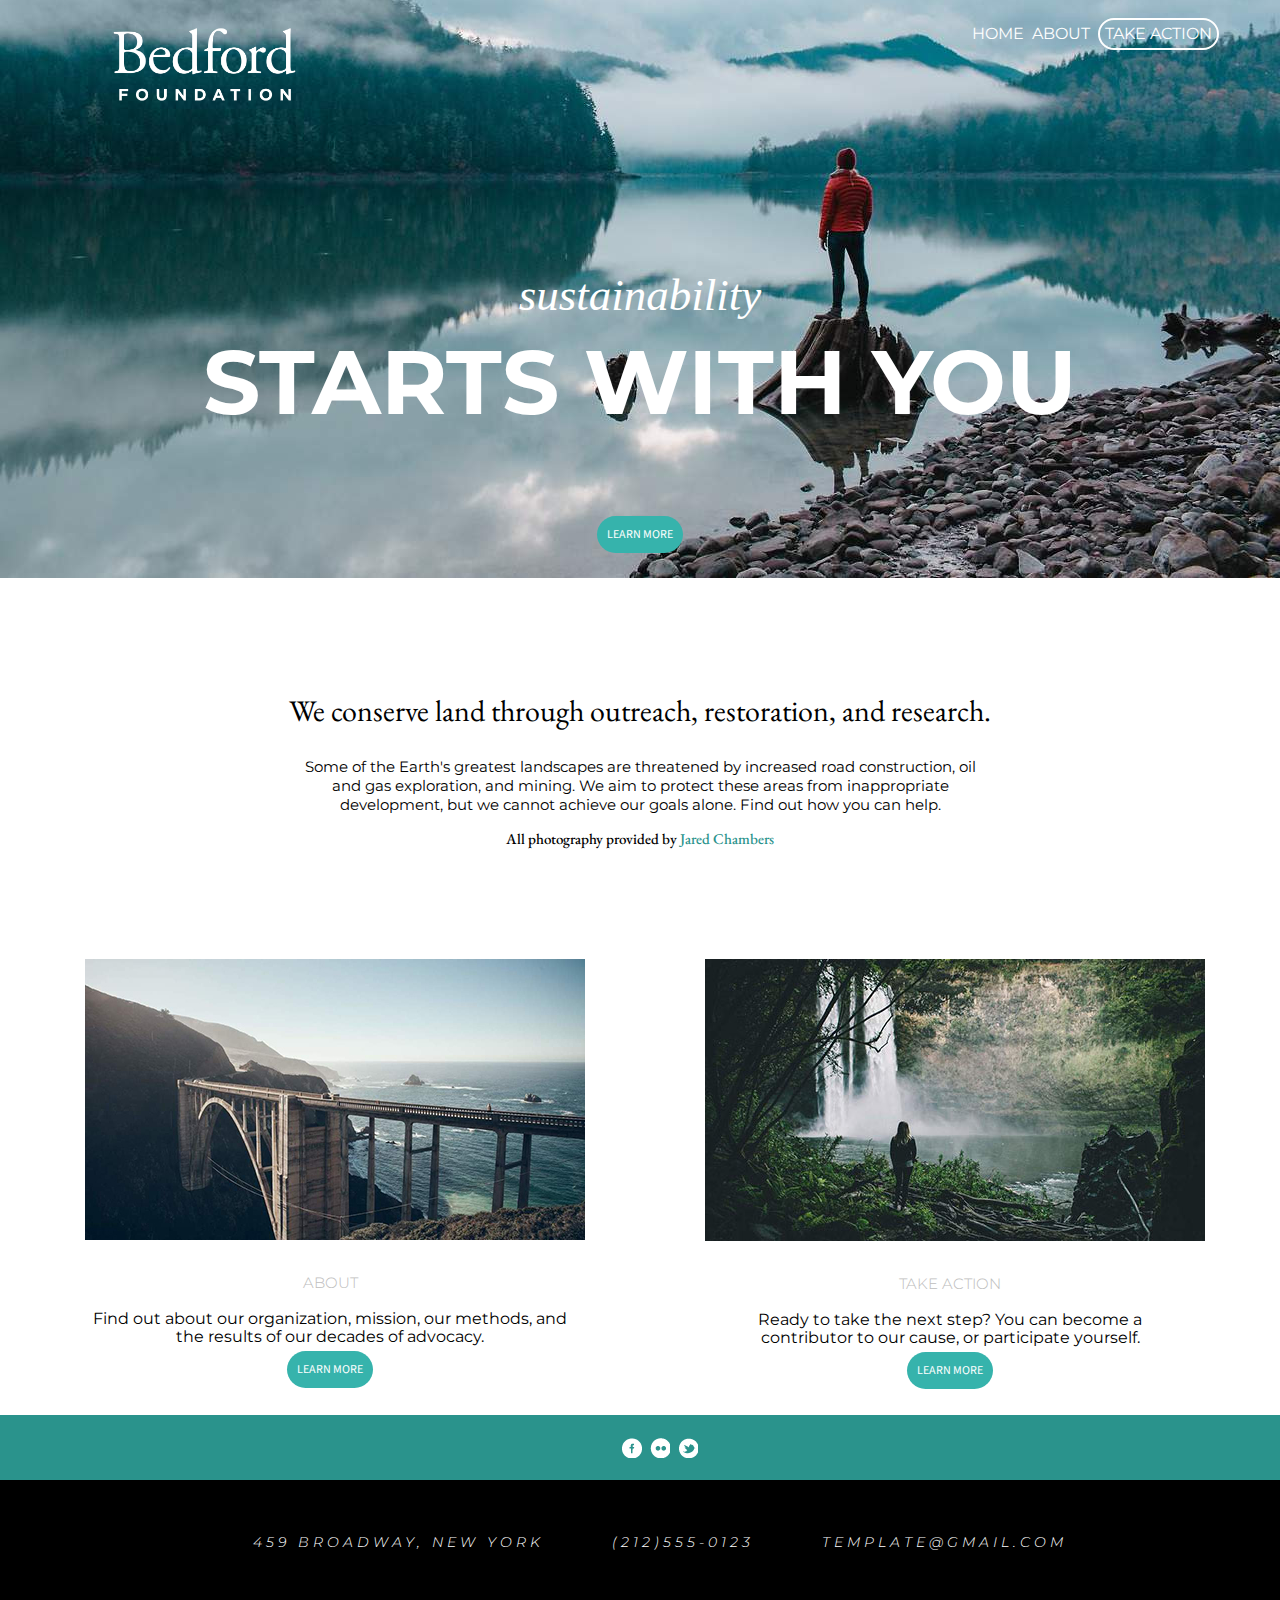
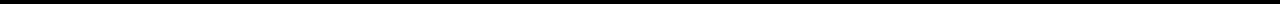
<file: index.html>
<!doctype html>
<html>
<head>
<meta charset="UTF-8">
<title> Ass 2</title>
	
	<link rel="stylesheet" type="text/css" href="css/normalize.css">	
	<link rel="stylesheet" type="text/css" href="css/main.css">	
	<link href="https://fonts.googleapis.com/css?family=EB+Garamond:400,400i,600,600i|Montserrat:400,400i,600,600i|Source+Sans+Pro&display=swap" rel="stylesheet">
	
</head>
<body>
	
	<header id="bg-hero">
		<div class="wrapper">
			<div class="row">
				<div id="logo">
					<h1><img src="img/img-logo.png" alt="Brandford Logo" width="200"></h1>
				</div>
				<nav>
					<ul>
						<li><a href="#"> home</a></li>
						<li><a href="about.html">about</a></li>
						<li><a href="action.html">take action</a></li>
					</ul>
				</nav>
			</div>
			<p><span>sustainability</span><br><b>starts with you</b></p>
			<p><a href="#" class="btn-green">learn more</a></p>
		</div>
	</header>
	
	<div class="wrapper">
		<p id="lead">We conserve land through outreach, restoration, and research.</p>
		<div id="col-center">
			<p>Some of the Earth's greatest landscapes are threatened by increased road construction, oil and gas exploration, and mining. We aim to protect these areas from inappropriate development, but we cannot achieve our goals alone. Find out how you can help.</p>
			<p>All photography provided by <a href="#">Jared Chambers</a></p>
		</div>
		<div class="row">
			<section id="about" class="col-1-2">
				<img src="img/img-about.jpeg" alt="null" width="500">
				<header>
					<h2>About</h2>
				</header>
				<p>Find out about our organization, mission, our methods, and the results of our decades of advocacy.</p>
				<p><a href="about.html" class="btn-green">learn more</a></p>
			</section>
			<section id="take-action" class="col-1-2">
				<img src="img/img-take-action.jpg" alt="null" width="500">
				<header>
					<h2>Take Action</h2>
				</header>
				<p>Ready to take the next step? You can become a contributor to our cause, or participate yourself.</p>
				<p><a href="action.html" class="btn-green">learn more</a></p>
			</section>
		</div>
	</div>
	
	<footer>
		<div class="wrapper">
			<ul id="sprite">
				<li><a href="http://www.facebook.com" target="_blank"><span>Facebook</span></a></li>
				<li><a href="https://identity.flickr.com/sign-up" target="_blank"><span>Fliker</span></a></li>
				<li><a href="http://www.twitter.com" target="_blank"><span>Twitter</span></a></li>
			</ul>
		</div>
		<div id="bg-black">
				<div class="wrapper">
					<address>
						<ul>
							<li><a href="https://www.google.com/maps/place/459+Broadway,+New+York,+NY+10013/@40.7208592,-74.00315,17z/data=!3m1!4b1!4m5!3m4!1s0x89c2598bd3fc4031:0x48b829f544b1ce3f!8m2!3d40.7208592!4d-74.0009613" target="_blank">459 broadway, new york</a></li>
							<li><a href="tel:1+(212)5550123" target="_blank">(212)555-0123</a></li>
							<li><a href="mailto:template@gmail.com" target="_blank" >template@gmail.com</a></li>
						</ul>
					</address>
				</div>
			</div>
	</footer>
	
</body>
</html>
</file>
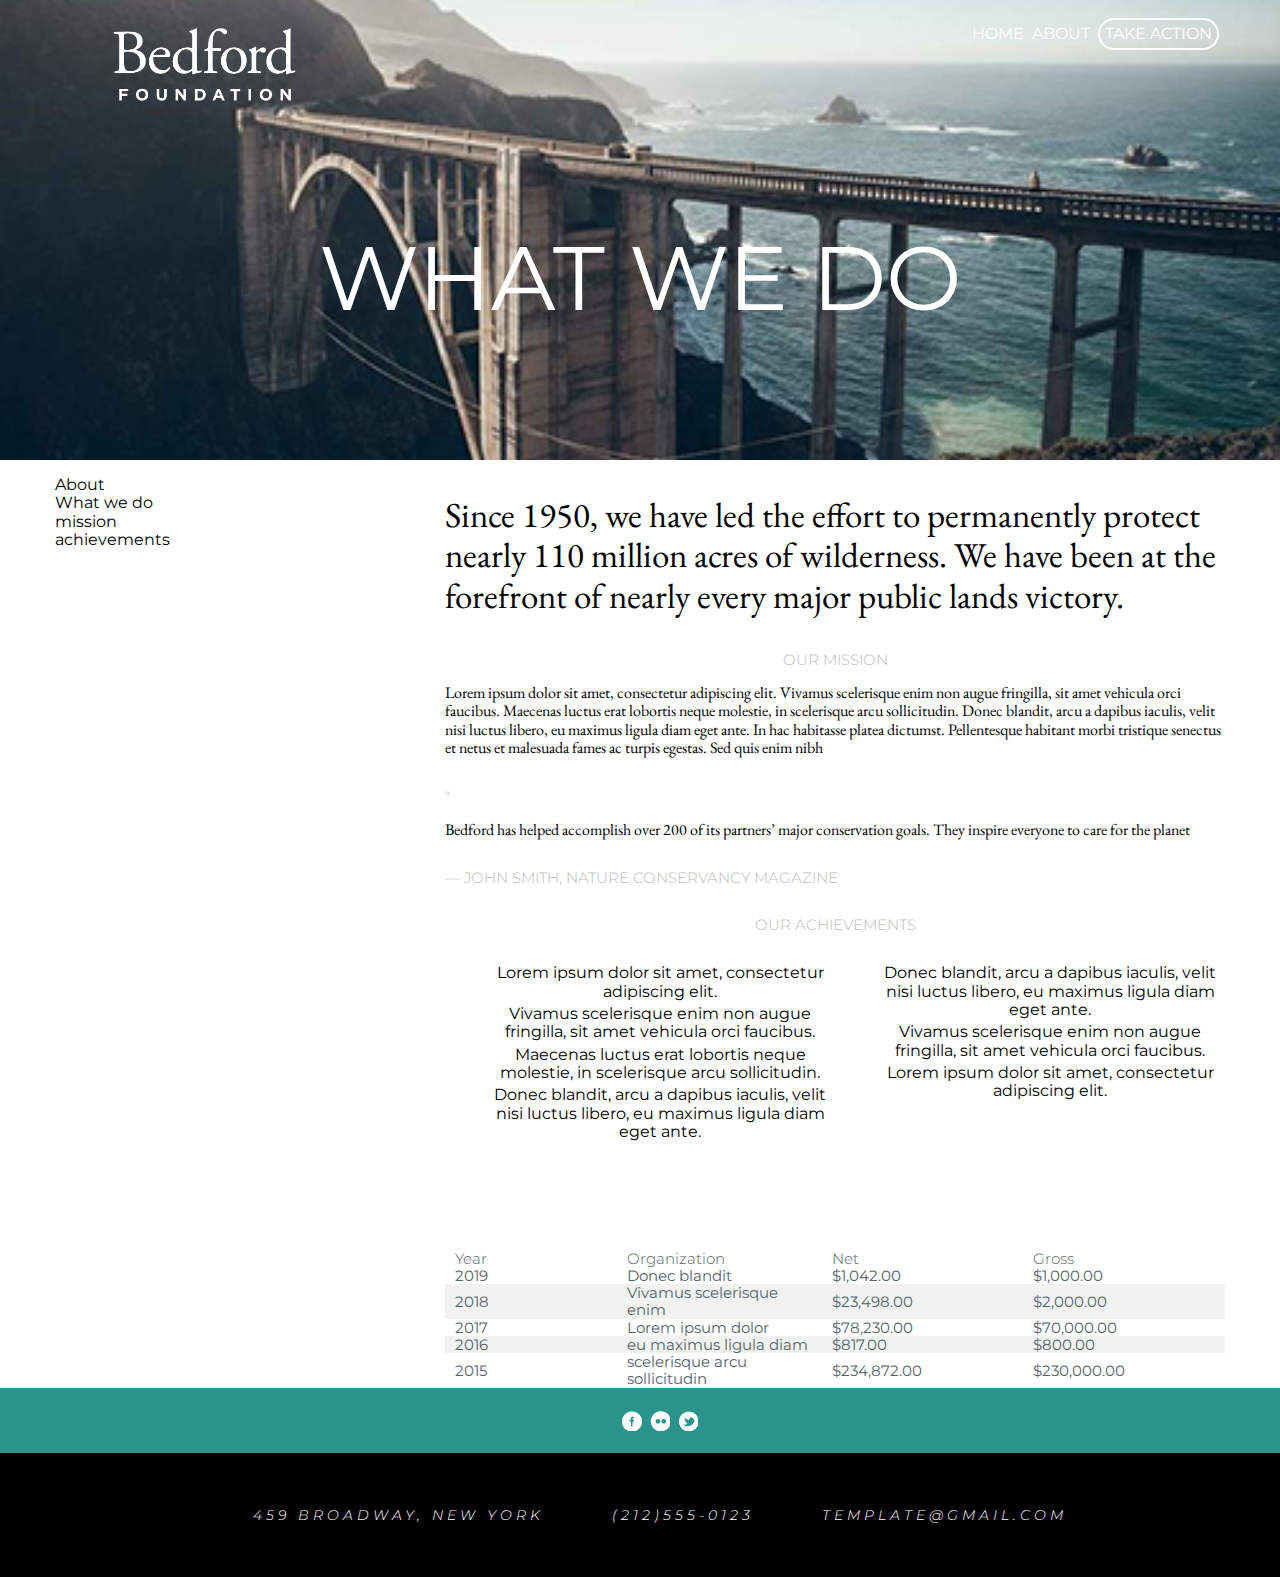
<file: about.html>
<!doctype html>
<html>
<head>
<meta charset="UTF-8">
<title>about</title>
	
	<link rel="stylesheet" type="text/css" href="css/normalize.css">	
	<link rel="stylesheet" type="text/css" href="css/main.css">	
	<link href="https://fonts.googleapis.com/css?family=EB+Garamond:400,400i,600,600i|Montserrat:400,400i,600,600i|Source+Sans+Pro&display=swap" rel="stylesheet">
</head>

<body>
	
	<header id="bg-about">
		<div class="wrapper">
			<div class="row">
				<div id="logo">
					<h1><img src="img/img-logo.png" alt="Bradford" width="200"></h1>
				</div>
				<nav>
					<ul>
						<li><a href="index.html"> home</a></li>
						<li><a href="#">about</a></li>
						<li><a href="action.html">take action</a></li>
					</ul>
				</nav>
			</div>
			<p>What We Do</p>
		</div>
	</header>
	
	<div class="wrapper row">
		<div id="col-1-3">
			<p><span>About</span><br>What we do<br>mission<br>achievements</p>
		</div>
		<div id="col-2-3">

				<p>Since 1950, we have led the effort to permanently protect nearly 110 million acres of wilderness. We have been at the forefront of nearly every major public lands victory. </p>
			
			<section>
				<header>
					<h2>Our Mission</h2>
				</header>
				<p>Lorem ipsum dolor sit amet, consectetur adipiscing elit. Vivamus scelerisque enim non augue fringilla, sit amet vehicula orci faucibus. Maecenas luctus erat lobortis neque molestie, in scelerisque arcu sollicitudin. Donec blandit, arcu a dapibus iaculis, velit nisi luctus libero, eu maximus ligula diam eget ante. In hac habitasse platea dictumst. Pellentesque habitant morbi tristique senectus et netus et malesuada fames ac turpis egestas. Sed quis enim nibh</p>
			</section>
			<div>
				<h2>"</h2>
				<p>Bedford has helped accomplish over 200 of its partners’ major conservation goals. They inspire everyone to care for the planet</p>
				<h2>— John Smith, Nature Conservancy Magazine </h2>
			</div>
			<section>
				<header>
					<h2>our achievements</h2>
				</header>
			<div class="row">
				<div id="col-1-2">
					<ul>
						<li>Lorem ipsum dolor sit amet, consectetur adipiscing elit.</li>
						<li>Vivamus scelerisque enim non augue fringilla, sit amet vehicula orci faucibus.</li>
						<li>Maecenas luctus erat lobortis neque molestie, in scelerisque arcu sollicitudin.</li>
						<li>Donec blandit, arcu a dapibus iaculis, velit nisi luctus libero, eu maximus ligula diam eget ante. </li>
					</ul>
				</div>
				<div id="col-2-2">
					<ul>
						<li>Donec blandit, arcu a dapibus iaculis, velit nisi luctus libero, eu maximus ligula diam eget ante. </li>
						<li>Vivamus scelerisque enim non augue fringilla, sit amet vehicula orci faucibus. </li>
						<li>Lorem ipsum dolor sit amet, consectetur adipiscing elit.</li>
					</ul>
				</div>
			</div>
			</section>
			<section>
				<table>
				<caption> Organizations net worth and gross over x amount of years </caption>
					<colgroup>
						<col>
						<col>
						<col>
						<col>
					</colgroup>
					<thead>
						<tr>
							<td>Year</td>
							<td>Organization</td>
							<td>Net</td>
							<td>Gross</td>
						</tr>
					</thead>
					<tbody>
						<tr>
							<td>2019</td>
							<td>Donec blandit</td>
							<td>$1,042.00</td>
							<td>$1,000.00</td>
						</tr>
						<tr>
							<td>2018</td>
							<td>Vivamus scelerisque enim</td>
							<td>$23,498.00</td>
							<td>$2,000.00</td>
						</tr>
						<tr>
							<td>2017</td>
							<td>Lorem ipsum dolor</td>
							<td>$78,230.00</td>
							<td>$70,000.00</td>
						</tr>
						<tr>
							<td>2016</td>
							<td>eu maximus ligula diam</td>
							<td>$817.00</td>
							<td>$800.00</td>
						</tr>	
						<tr>
							<td>2015</td>
							<td>scelerisque arcu sollicitudin</td>
							<td>$234,872.00</td>
							<td>$230,000.00</td>
						</tr>
					</tbody>
				</table>
			</section>
		</div>
	</div>
	<footer>
		<div class="wrapper">
			<ul id="sprite">
				<li><a href="http://www.facebook.com" target="_blank"><span>Facebook</span></a></li>
				<li><a href="https://identity.flickr.com/sign-up" target="_blank"><span>Fliker</span></a></li>
				<li><a href="http://www.twitter.com" target="_blank"><span>Twitter</span></a></li>
			</ul>
		</div>
		<div id="bg-black">
				<div class="wrapper">
					<address>
						<ul>
							<li><a href="https://www.google.com/maps/place/459+Broadway,+New+York,+NY+10013/@40.7208592,-74.00315,17z/data=!3m1!4b1!4m5!3m4!1s0x89c2598bd3fc4031:0x48b829f544b1ce3f!8m2!3d40.7208592!4d-74.0009613" target="_blank">459 broadway, new york</a></li>
							<li><a href="tel:1+(212)5550123" target="_blank">(212)555-0123</a></li>
							<li><a href="mailto:template@gmail.com" target="_blank" >template@gmail.com</a></li>
						</ul>
					</address>
				</div>
			</div>
	 </footer>
	
	
	
</body>
</html>
</file>
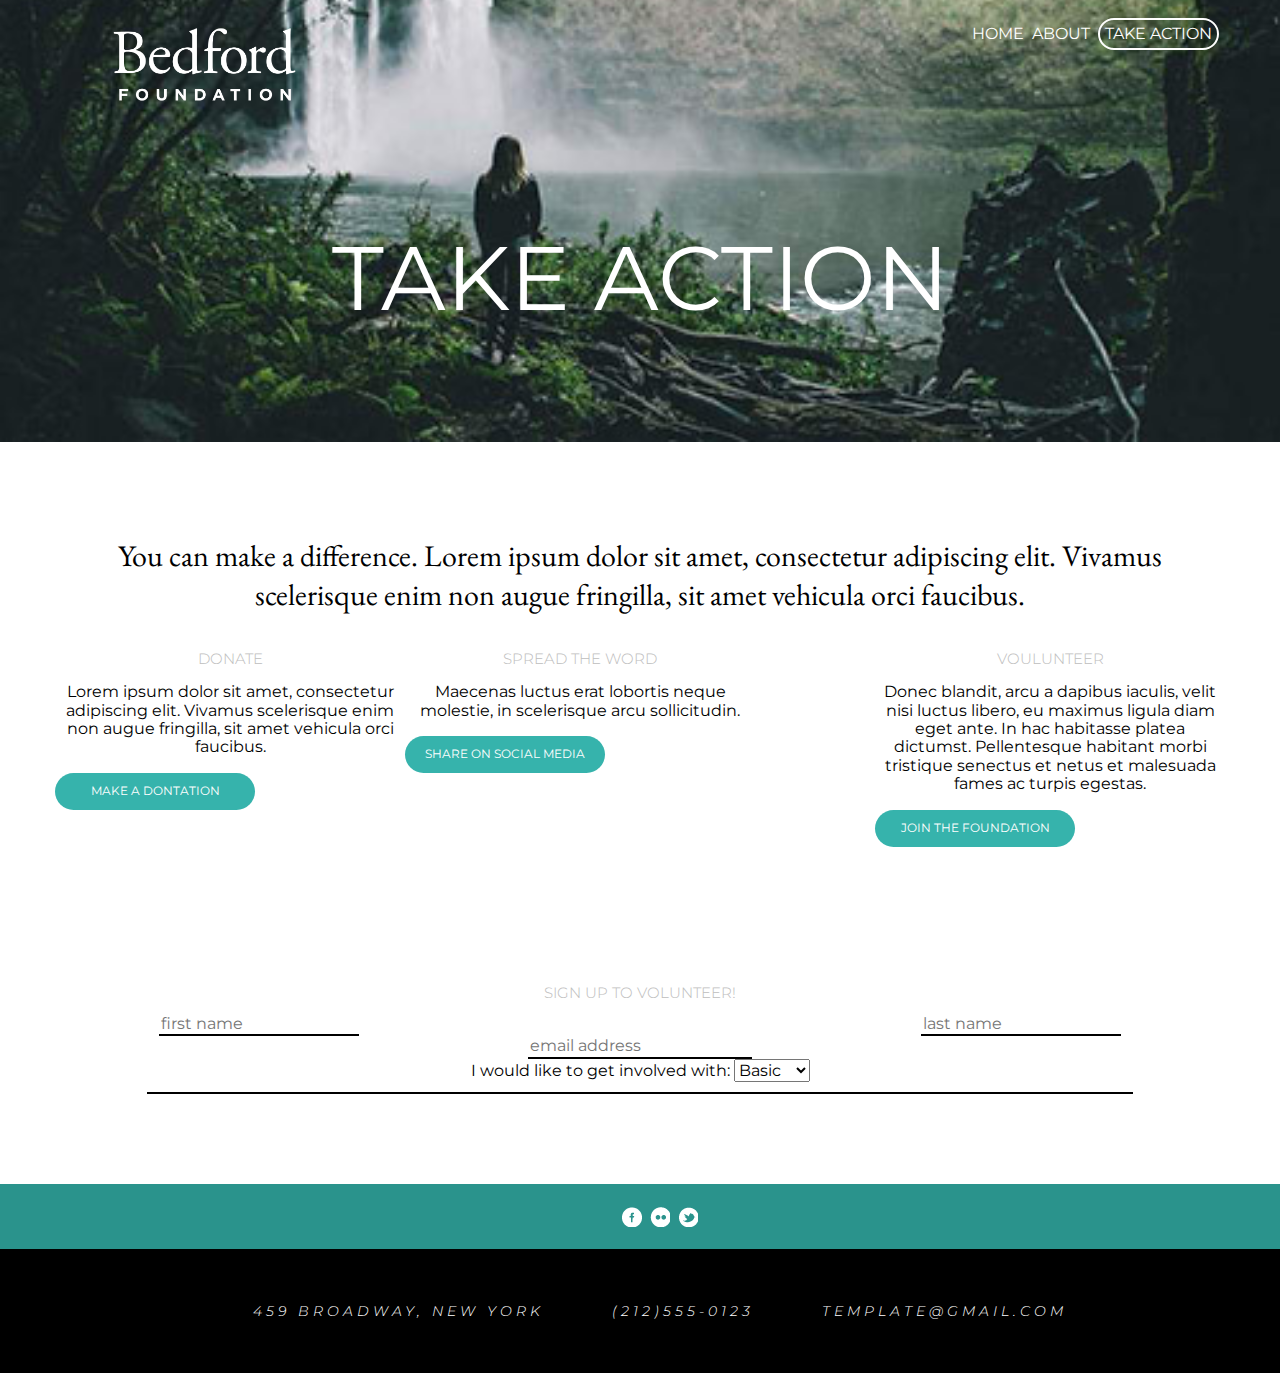
<file: action.html>
<!doctype html>
<html>
<head>
<meta charset="UTF-8">
<title> Take Action </title>
	
	<link rel="stylesheet" type="text/css" href="css/normalize.css">	
	<link rel="stylesheet" type="text/css" href="css/main.css">	
	<link href="https://fonts.googleapis.com/css?family=EB+Garamond:400,400i,600,600i|Montserrat:400,400i,600,600i|Source+Sans+Pro&display=swap" rel="stylesheet">
	
</head>

<body>
	
	<header id="bg-take-action">
		<div class="wrapper">
			<div class="row">
				<div id="logo">
					<h1><img src="img/img-logo.png" alt="Bradford" width="200"></h1>
				</div>
				<nav>
					<ul>
						<li><a href="index.html"> home</a></li>
						<li><a href="about.html">about</a></li>
						<li><a href="#">take action</a></li>
					</ul>
				</nav>
			</div>
			<p>take action</p>
		</div>
	</header>
	
	<div class="wrapper">
		<p id="lead">You can make a difference. Lorem ipsum dolor sit amet, consectetur adipiscing elit. Vivamus scelerisque enim non augue fringilla, sit amet vehicula orci faucibus.</p>
		<div class="row">
			<div id="col-1-1-3">
				<h2> Donate</h2>
				<p> Lorem ipsum dolor sit amet, consectetur adipiscing elit. Vivamus scelerisque enim non augue fringilla, sit amet vehicula orci faucibus. </p>
				<p class="btn-green"><a href="#">make a dontation</a> </p>
			</div>
			<div id="col-1-2-3">
				<h2> Spread the Word</h2>
				<p> Maecenas luctus erat lobortis neque molestie, in scelerisque arcu sollicitudin.</p>
				<p class="btn-green"><a href="#">Share on Social Media</a></p>
			</div>
			<div id="col-1-3-3">
				<h2> Voulunteer</h2>
				<p>  Donec blandit, arcu a dapibus iaculis, velit nisi luctus libero, eu maximus ligula diam eget ante. In hac habitasse platea dictumst. Pellentesque habitant morbi tristique senectus et netus et malesuada fames ac turpis egestas. </p>
				<p class="btn-green"><a href="#">Join the Foundation</a></p>
			</div>
		</div>
	</div>
	
	<section>
		<form class="wrapper">
			<fieldset>
				<header>
					<h2>Sign up to volunteer!</h2>
				</header>
				<div class="row">
					<div>
						<label for="first-name"></label>
						<input type="text" name="first-name" id="first-name" placeholder="first name">
					</div>
				<div>
					<label for="last-name"></label>
					<input type="text" name="last-name" id="last-name" placeholder="last name">
				</div>	
				</div>
				<div>
					<label for="email"></label>
					<input type="email" name="email" id="email" placeholder="email address">	
				</div>
				<div>
					<label>I would like to get involved with: </label> <!-- what are these options supposed to be>? -->
					<select name="involved" id="involved">
							<option value="Basic">Basic</option> 
							<option value="Pro">Pro</option>
							<option value="Expert">Expert</option>
					</select>
				</div>
			</fieldset>
		</form>
		<footer>
			<div class="wrapper">
				<ul id="sprite">
					<li><a href="http://www.facebook.com" target="_blank"><span>Facebook</span></a></li>
					<li><a href="https://identity.flickr.com/sign-up" target="_blank"><span>Fliker</span></a></li>
					<li><a href="http://www.twitter.com" target="_blank"><span>Twitter</span></a></li>
				</ul>
			</div>
			<div id="bg-black">
				<div class="wrapper">
					<address>
						<ul>
							<li><a href="https://www.google.com/maps/place/459+Broadway,+New+York,+NY+10013/@40.7208592,-74.00315,17z/data=!3m1!4b1!4m5!3m4!1s0x89c2598bd3fc4031:0x48b829f544b1ce3f!8m2!3d40.7208592!4d-74.0009613" target="_blank">459 broadway, new york</a></li>
							<li><a href="tel:1+(212)5550123" target="_blank">(212)555-0123</a></li>
							<li><a href="mailto:template@gmail.com" target="_blank" >template@gmail.com</a></li>
						</ul>
					</address>
				</div>
			</div>
	</footer>
	</section>
	
</body>
</html>
</file>
<file: css/main.css>
@charset "UTF-8";
/* CSS Document */

/*--------------------------------------------------------------
>>> CSS STANDARDS
----------------------------------------------------------------
1. Place in appropriate section
2. Add new sections to the Table of Contents as needed
3. Order properties consistently inside each declaration i.e. alphabetically or by function 
4. Declaration selectors should each occupy a new line
5. Enter one new line between rules
6. Enter more than one new line between categories 
--------------------------------------------------------------*/

/*--------------------------------------------------------------
>>> TABLE OF CONTENTS:
----------------------------------------------------------------
1.0 - Settings: used with preprocessors and contain font, colors definitions, etc.
2.0 - Tools: globally used mixins and functions. Use for preprocessor only.
3.0 - Generic: reset and/or normalize styles, box-sizing definition, etc. 
4.0 - Elements: styling for bare/generic HTML elements 
        - Forms
        - Lists
        - Media
        - Tables
        - Typography: Headings, Paragraphs, Blockquotes, Anchors
5.0 - Objects: class-based selectors which define undecorated design patterns, building blocks
        - Framework
6.0 - Components: specific designed components
        - Buttons
        - Header
        - Navigation 
7.0 - Utilities: utilities and helper classes with ability to override anything which goes before in the triangle, eg. hide helper class
        - Alignment	    
        - Color
        - Size

--------------------------------------------------------------*/

/*--------------------------------------------------------------
3.0 - GENERIC
-------------------------------------------------------------- */

*{
	
	-webkit-box-sizing:border-box;
	-mox-box-sizing:border-box;
	-o-box-sizing:border-box;
	-ms-box-sizing:border-box;
	box-sizing:border-box;
	font-family: 'Montserrat', sans-serif;
	
}






/*--------------------------------------------------------------
4.0 - ELEMENTS 
-------------------------------------------------------------- */


/* -- TYPE-- */ 



header p:first-of-type span {
	font: italic 100 45px/30px 'EB Garmond', serif;
	text-transform: lowercase; /* does text-transfomation not go in the font shorthand? */
}


header p:first-of-type {
	font-size: 90px;
}

header p:first-of-type, a, h2{
	text-transform: uppercase;
}


h2, thead tr{
	font-weight: 300;
	color: #BDBDBD;
	margin-top: 30px;
}

h2, thead tr, td {
	font-size: 15px;
	
}


/* -- TABLE -- */

caption {
	display: none;
}

table {
	margin-top: 90px;
	border-collapse: collapse;
}

td {
	width: 300px;
	padding: 0 10px;
	color: #55636D;
}

tr:nth-child(2),tr:nth-child(4){
	background-color: #F2F2F2;
}

/* -- FORMS -- */

fieldset, input {
	border: none;
	border-bottom: 2px solid black;
}

#first-name, #last-name {
	width: 200px;
	display: inline-block;
}

form {
	padding: 90px;
}

/*--------------------------------------------------------------
5.0 - OBJECTS
-------------------------------------------------------------- */

/* -- FRAMEWORK -- */ 

.wrapper {
	width: 1170px;
}

.row {
	overflow: auto;
}

/*--------------------------------------------------------------
6.0 - COMPONENTS
-------------------------------------------------------------- */

/* -- NAV-- */ 

a {
	text-decoration: none;
}

li {
	
	display: inline-block;
	padding: 2px;
}

nav li:last-child a{
	-moz-border-radius: 40px;
    -webkit-border-radius: 40px;
    -o-border-radius: 40px;
    -ms-border-radius: 40px;
    border-radius: 40px;
    border: 2px solid #fff;
	padding: 5px;
  
}

a, header, header p{
	color: #fff;
}
li a:hover, nav li:last-child a:hover {
	color: #000;
}

nav li:last-child a:hover {
	background-color: #fff;
}

/* -- FLOATS -- */ 


#logo, #about, #col-1-3, #col-1-2, #col-1-1-3, #col-1-2-3, #first-name{
	float: left;
}

#take-action, nav, #col-2-3, #col-2-2, #col-1-3-3, #last-name {
	float: right;
}

#logo, nav, #col-1-3 {
	width: 300px;
}

#col-2-3 {
	width: 780px;
}

#col-1-2, #col-2-2 {
	width: 390px;
}

#col-1-1-3, #col-1-2-3, #col-1-3-3 {
	width: 350px;
}

/* -- HEADER -- */ 


.wrapper, li, header, .col-1-2 header, .col-1-2 p, header .wrapper div:last-child, #lead, #col-center, footer {
	text-align: center;
	margin: 0 auto;
	
}

.col-1-2 p, #lead, #col-center, #bg-black {
	padding: 6px;
}

#about, #take-action{
	width: 550px;
}

#col-2-3 li {
	list-style-type: square; /* why can't I see my squares? How do I add tress, is that an image? */
}

#col-2-3, #col-1-3 {
	text-align: left;
}

#col-2-3 p{
	font-family: 'EB Garamond', serif;
}

#col-2-3 p:first-child {
	font-size: 35px;
}
	

/* -- TYPE -- */

#lead {
	margin-top: 70px;
	font: 30px 'EB Garamond', serif;
}

#col-center {
	font: 400 15px 'EB Garamond', serif;
	width: 700px;
	margin-bottom: 60px;
}

#col-center p:last-of-type, #col-center a {
	font-weight: 500;
	font-family: 'EB Garamond', serif;
	text-transform: none;
}


/* -- SPRITE -- */ 

#sprite li:first-child a {
	background: url("../img/sprite-facebook.png") no-repeat 0 0; 
}

#sprite li:nth-child(2) a {
	background: url("../img/sprite-flicker.png") no-repeat 0 0;
}

#sprite li:last-child a {
	background: url("../img/sprite-twitter.png") no-repeat 0 0;
}

#sprite {
	list-style-type: none;
}

#sprite li, li a {
	display: inline-block;
}

#sprite span {
	display: none;
}

#sprite li a {
	width: 20px;
	height: 20px;
}

#sprite li a:hover {
	background-position: 0 -20px;
}

/* -- BACKGROUND -- */ 

#bg-hero {
	background: url(../img/img-hero.jpeg) no-repeat center -275px scroll;
	-webkit-background-size: cover;
    -ms-background-size: cover;
    -o-background-size: cover;
    -moz-background-size: cover;
	background-size: cover;
	height: 615px;
	
}

#bg-about {
	background: url(../img/img-about.jpeg) no-repeat center -200px scroll;
	-webkit-background-size: cover;
    -ms-background-size: cover;
    -o-background-size: cover;
    -moz-background-size: cover;
	background-size: cover;
	height: 460px;
	
	
}

#bg-take-action {
	background: url("../img/img-take-action.jpg") no-repeat center -280px scroll;
	-webkit-background-size: cover;
    -ms-background-size: cover;
    -o-background-size: cover;
    -moz-background-size: cover;
	background-size: cover;
	height: 460px;
	
}

/* -- BUTTON -- */ 
.btn-green {
	-moz-border-radius: 40px;
    -webkit-border-radius: 40px;
    -o-border-radius: 40px;
    -ms-border-radius: 40px;
    border-radius: 40px;
	padding: 10px;
	background-color: #36B3AC;
	width: 200px;
	font: 12px 'Source Sans Pro', sans-serif;

}

.btn-green:hover {
	background-color: #002E2A;
}



/* -- FOOTER -- */ 

footer {
	background-color: #2A938C;
	padding-top: 5px;
}

footer a:hover, #col-center span a:hover {
	color: #002E2A;
}

#bg-black li a, #about, #take-action{
	padding: 30px;
	
}

#bg-black li a {
	font-weight: 300;
	letter-spacing: 4px;
	font-size: 14px;
}
#col-center span, #col-center span a, #col-center a{
	color: #2A938C;
}

#bg-black {
	background-color: #000;
}
</file>
